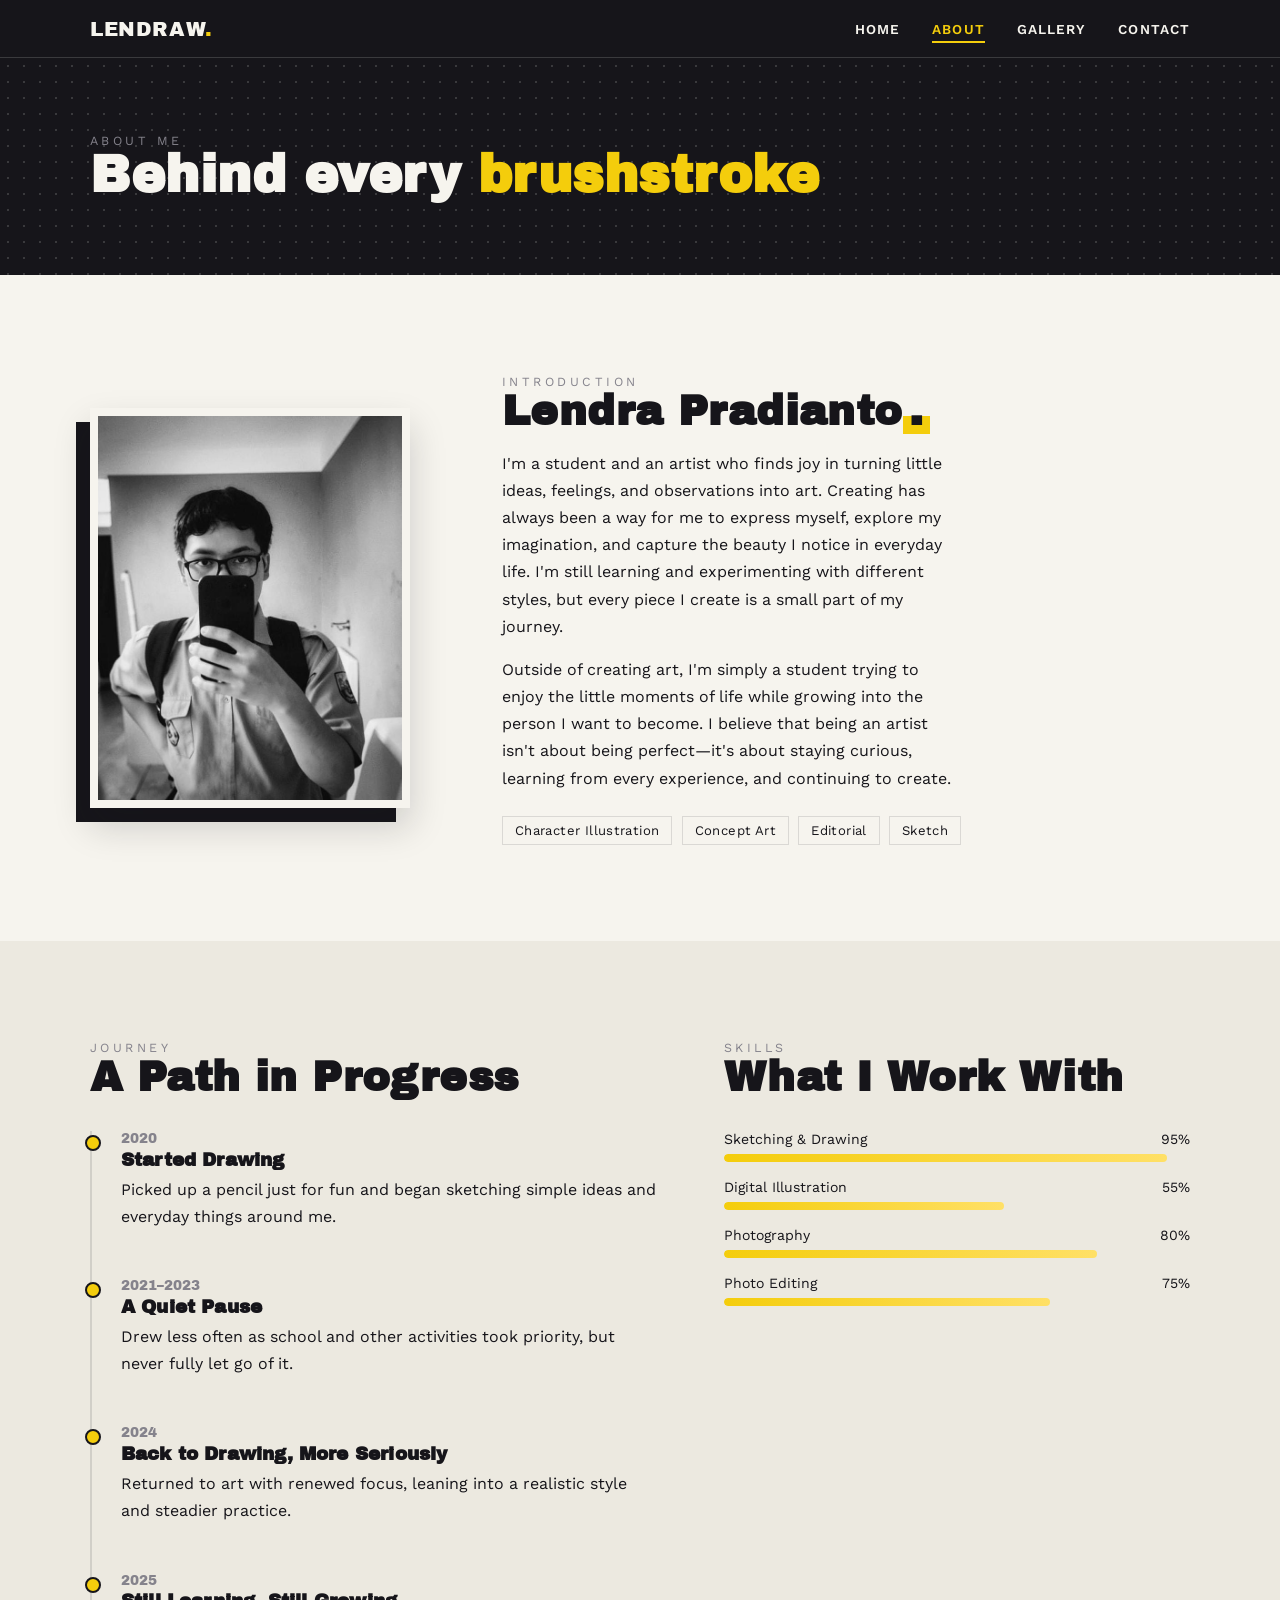
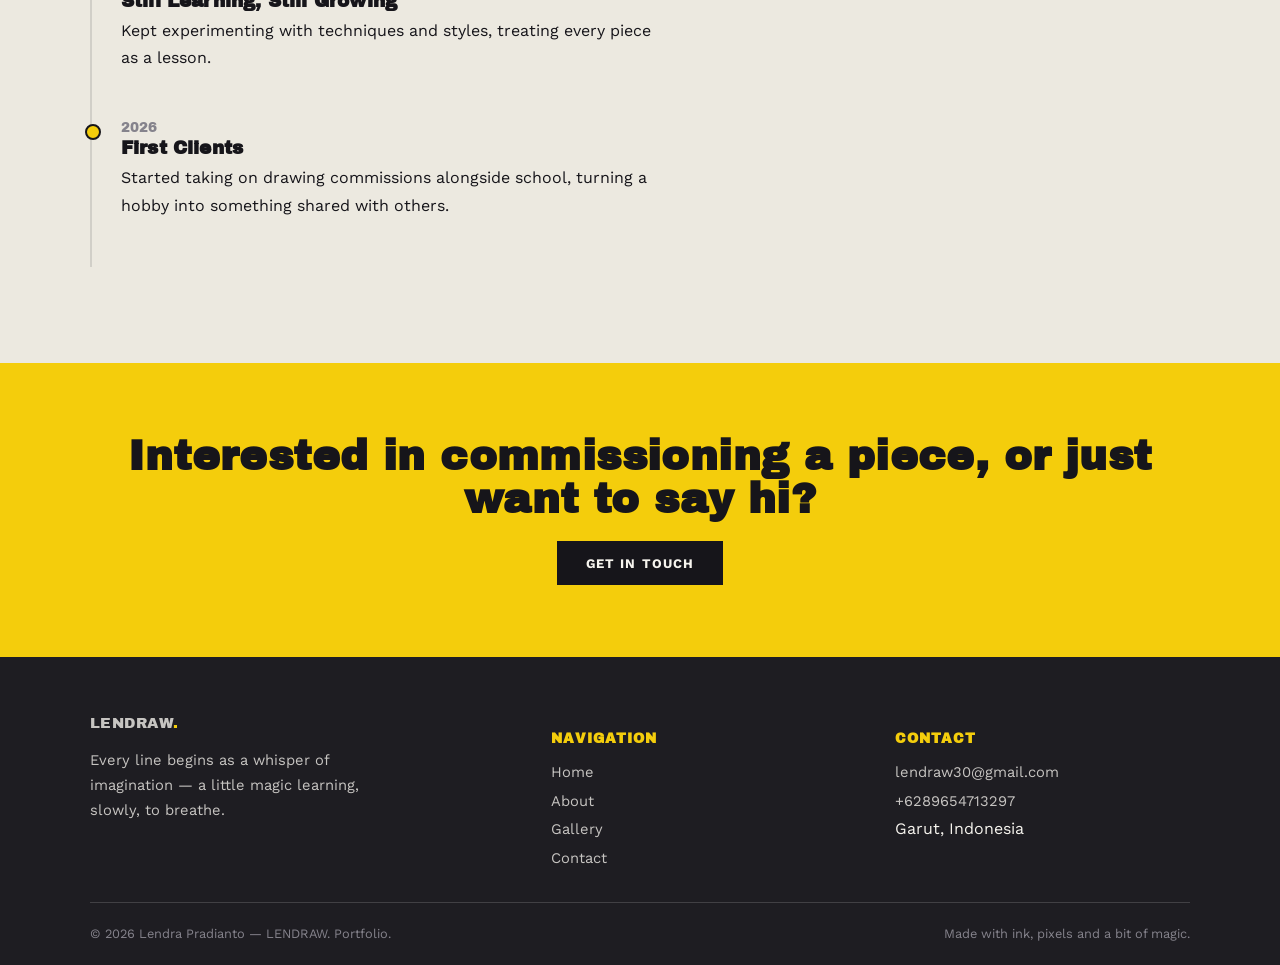
<file: about.html>
<!DOCTYPE html>
<html lang="en">

<head>
  <meta charset="UTF-8">
  <meta name="viewport" content="width=device-width, initial-scale=1.0">
  <title>About Me</title>
  <meta name="description"
    content="Get to know Lendra Pradianto, the artist behind LENDRAW — journey, skills and way of working.">

  <meta property="og:type" content="website">
  <meta property="og:title" content="About — Lendraw">
  <meta property="og:description" content="Get to know Lendra Pradianto, the artist behind LENDRAW — journey, skills and way of working.">
  <meta property="og:image" content="https://lendraw23-ux.github.io/Lendraw-Portfolio/images/Potret.jpeg">
  <meta property="og:url" content="https://lendraw23-ux.github.io/Lendraw-Portfolio/about.html">
  <meta name="twitter:card" content="summary_large_image">
  <meta name="twitter:title" content="About — Lendraw">
  <meta name="twitter:description" content="Get to know Lendra Pradianto, the artist behind LENDRAW — journey, skills and way of working.">
  <meta name="twitter:image" content="https://lendraw23-ux.github.io/Lendraw-Portfolio/images/Potret.jpeg">

  <link rel="preconnect" href="https://fonts.googleapis.com">
  <link href="https://fonts.googleapis.com/css2?family=Archivo+Black&family=Work+Sans:wght@400;500;600;700&display=swap"
    rel="stylesheet">
  <link rel="stylesheet" href="css/style.css">
  <link rel="icon" type="image/png" href="images/icon.png">
</head>

<body>

  <div class="scroll-progress" id="scrollProgress"></div>

  <header class="site-header">
    <nav class="nav">
      <a href="index.html" class="logo" translate="no">LENDRAW<span class="dot">.</span></a>
      <button class="nav-toggle" id="navToggle" aria-label="Open menu" aria-expanded="false">
        <span></span><span></span><span></span>
      </button>
      <ul class="nav-links" id="navLinks">
        <li><a href="index.html#home">Home</a></li>
        <li><a href="about.html" class="active">About</a></li>
        <li><a href="index.html#works">Gallery</a></li>
        <li><a href="contact.html">Contact</a></li>
      </ul>
    </nav>
  </header>

  <section class="page-hero">
    <div class="container">
      <span class="hero-kicker">About Me</span>
      <h1>Behind every <em>brushstroke</em></h1>
    </div>
  </section>

  <section class="section">
    <div class="container">
      <div class="about-grid reveal">
        <div class="about-photos">
          <div class="plate"></div>
          <div class="frame">
            <img src="images/Potret.jpeg" alt="Lendra Pradianto in the studio" loading="lazy">
          </div>
        </div>
        <div class="about-copy">
          <span class="hero-kicker" style="color:var(--muted);">Introduction</span>
          <h2 class="section-title">Lendra Pradianto<span class="accent-underline">.</span></h2>
          <p style="margin-top:1rem;">I'm a student and an artist who finds joy in turning little ideas, feelings, and
            observations into art. Creating has always been a way for me to express myself, explore my imagination, and
            capture the beauty I notice in everyday life. I'm still learning and experimenting with different styles,
            but every piece I create is a small part of my journey.</p>
          <p>Outside of creating art, I'm simply a student trying to enjoy the little moments of life while growing into
            the person I want to become. I believe that being an artist isn't about being perfect—it's about staying
            curious, learning from every experience, and continuing to create.</p>
          <div class="tool-tags">
            <span>Character Illustration</span>
            <span>Concept Art</span>
            <span>Editorial</span>
            <span>Sketch</span>
          </div>
        </div>
      </div>
    </div>
  </section>

  <section class="section section-dim">
    <div class="container">
      <div class="two-col">
        <div class="reveal">
          <span class="hero-kicker" style="color:var(--muted);">Journey</span>
          <h2 class="section-title" style="margin-bottom:2rem;">A Path in Progress</h2>
          <ul class="timeline">
            <li>
              <span class="year">2020</span>
              <h3>Started Drawing</h3>
              <p>Picked up a pencil just for fun and began sketching simple ideas and everyday things around me.</p>
            </li>
            <li>
              <span class="year">2021–2023</span>
              <h3>A Quiet Pause</h3>
              <p>Drew less often as school and other activities took priority, but never fully let go of it.</p>
            </li>
            <li>
              <span class="year">2024</span>
              <h3>Back to Drawing, More Seriously</h3>
              <p>Returned to art with renewed focus, leaning into a realistic style and steadier practice.</p>
            </li>
            <li>
              <span class="year">2025</span>
              <h3>Still Learning, Still Growing</h3>
              <p>Kept experimenting with techniques and styles, treating every piece as a lesson.</p>
            </li>
            <li>
              <span class="year">2026</span>
              <h3>First Clients</h3>
              <p>Started taking on drawing commissions alongside school, turning a hobby into something shared with
                others.</p>
            </li>
          </ul>
        </div>

        <div class="reveal">
          <span class="hero-kicker" style="color:var(--muted);">Skills</span>
          <h2 class="section-title" style="margin-bottom:2rem;">What I Work With</h2>
          <ul class="skill-list">
            <li>
              <div class="row"><span>Sketching &amp; Drawing</span><span>95%</span></div>
              <div class="skill-bar"><i style="--v:95%"></i></div>
            </li>
            <li>
              <div class="row"><span>Digital Illustration</span><span>55%</span></div>
              <div class="skill-bar"><i style="--v:60%"></i></div>
            </li>
            <li>
              <div class="row"><span>Photography</span><span>80%</span></div>
              <div class="skill-bar"><i style="--v:80%"></i></div>
            </li>
            <li>
              <div class="row"><span>Photo Editing</span><span>75%</span></div>
              <div class="skill-bar"><i style="--v:70%"></i></div>
            </li>
          </ul>
        </div>
      </div>
    </div>
  </section>

  <section class="cta-band">
    <div class="container reveal">
      <h2>Interested in commissioning a piece, or just want to say hi?</h2>
      <a href="contact.html" class="btn" style="background:var(--ink); border-color:var(--ink); color:var(--paper);">Get
        In Touch</a>
    </div>
  </section>

  <footer class="site-footer">
    <div class="container">
      <div class="footer-grid">
        <div>
          <a href="index.html" class="logo" translate="no">LENDRAW<span class="dot">.</span></a>
          <p style="margin-top:1rem; max-width:32ch;">Every line begins as a whisper of imagination — a little magic
            learning, slowly, to breathe.</p>
        </div>
        <div>
          <h4>Navigation</h4>
          <ul>
            <li><a href="index.html#home">Home</a></li>
            <li><a href="about.html">About</a></li>
            <li><a href="index.html#works">Gallery</a></li>
            <li><a href="contact.html">Contact</a></li>
          </ul>
        </div>
        <div>
          <h4>Contact</h4>
          <ul>
            <li><a href="mailto:lendraw30@gmail.com">lendraw30@gmail.com</a></li>
            <li><a href="tel:+6289654713297">+6289654713297</a></li>
            <li>Garut, Indonesia</li>
          </ul>
        </div>
      </div>
      <div class="footer-bottom">
        <span>© 2026 Lendra Pradianto — LENDRAW. Portfolio.</span>
        <span>Made with ink, pixels and a bit of magic.</span>
      </div>
    </div>
  </footer>

  <script src="js/script.js"></script>
</body>

</html>
</file>
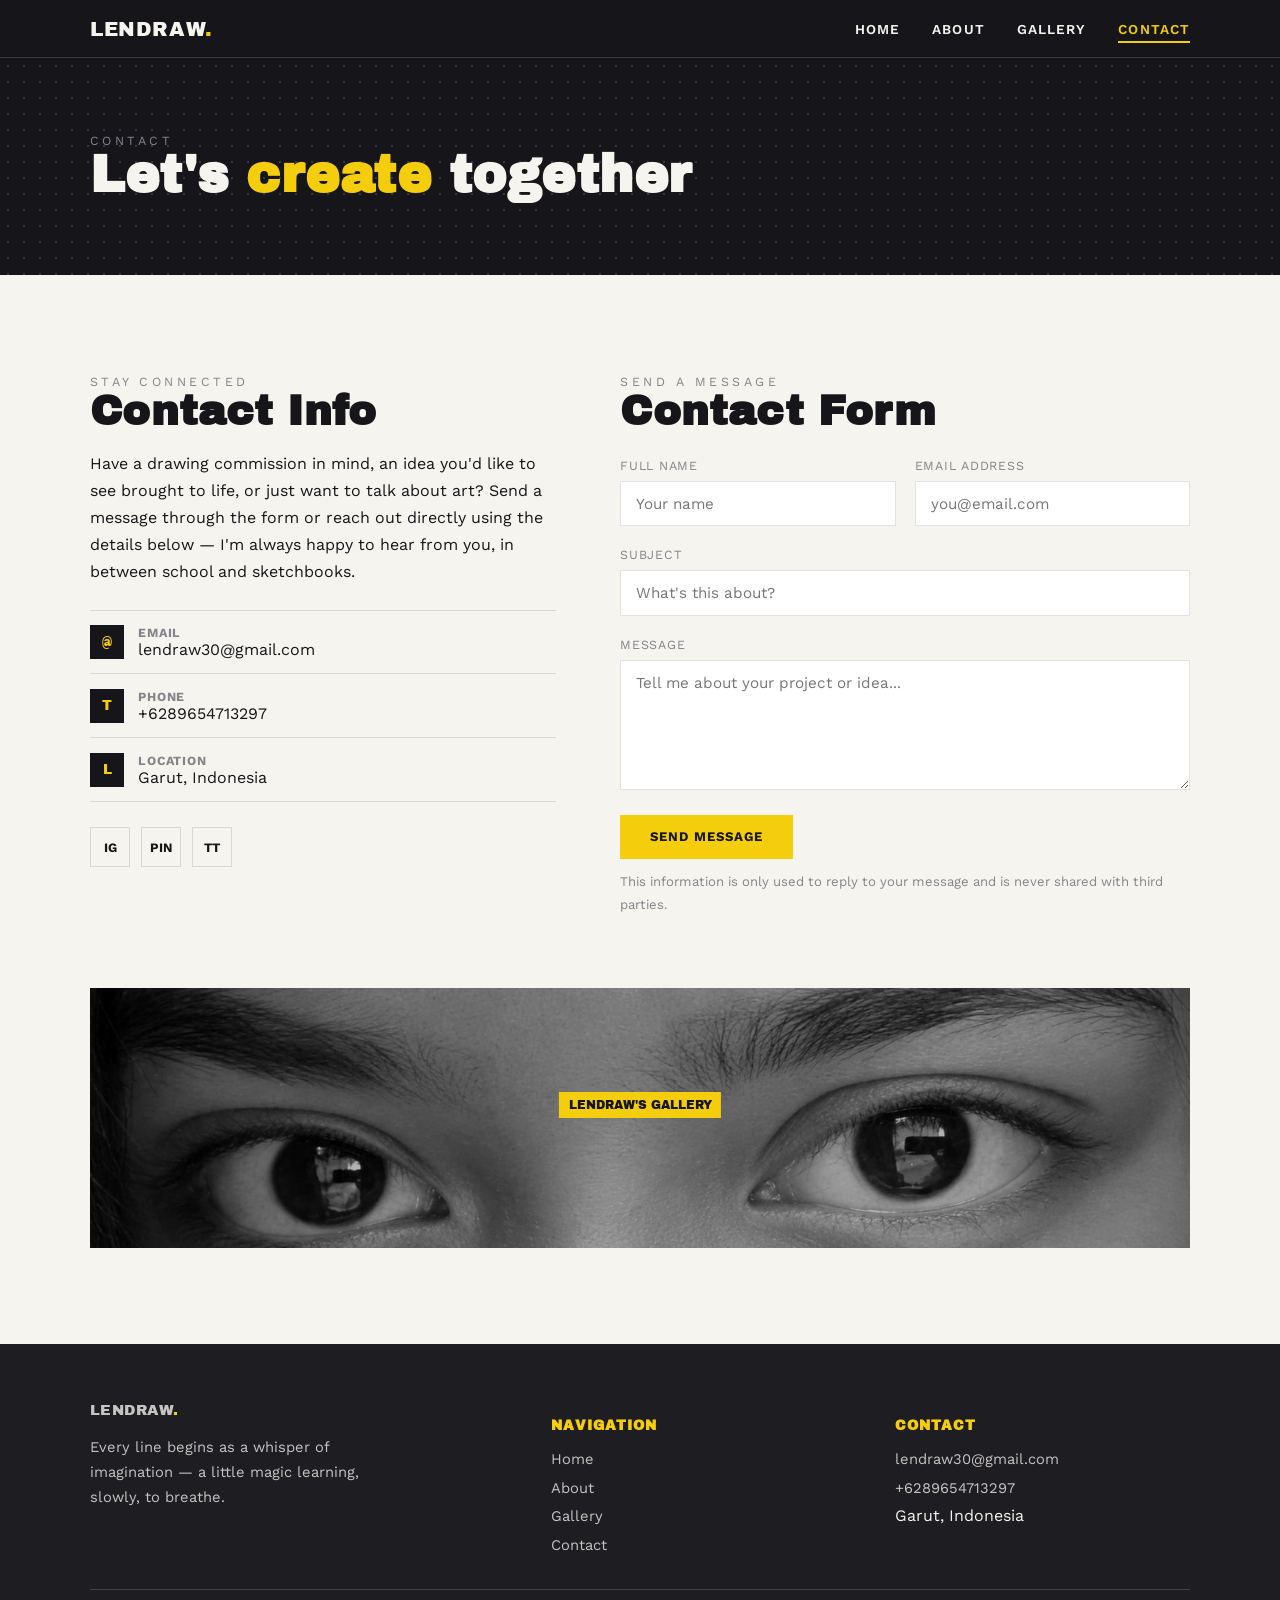
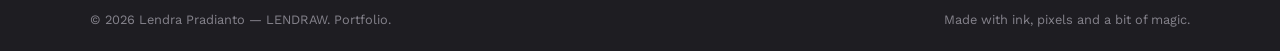
<file: contact.html>
<!DOCTYPE html>
<html lang="en">

<head>
  <meta charset="UTF-8">
  <meta name="viewport" content="width=device-width, initial-scale=1.0">
  <title>Contact Me</title>
  <meta name="description"
    content="Get in touch with Lendra Pradianto for illustration collaborations, commissions, or just to say hello.">

  <meta property="og:type" content="website">
  <meta property="og:title" content="Contact — Lendraw">
  <meta property="og:description" content="Get in touch with Lendra Pradianto for illustration collaborations, commissions, or just to say hello.">
  <meta property="og:image" content="https://lendraw23-ux.github.io/Lendraw-Portfolio/images/Banner.jpeg">
  <meta property="og:url" content="https://lendraw23-ux.github.io/Lendraw-Portfolio/contact.html">
  <meta name="twitter:card" content="summary_large_image">
  <meta name="twitter:title" content="Contact — Lendraw">
  <meta name="twitter:description" content="Get in touch with Lendra Pradianto for illustration collaborations, commissions, or just to say hello.">
  <meta name="twitter:image" content="https://lendraw23-ux.github.io/Lendraw-Portfolio/images/Banner.jpeg">

  <link rel="preconnect" href="https://fonts.googleapis.com">
  <link href="https://fonts.googleapis.com/css2?family=Archivo+Black&family=Work+Sans:wght@400;500;600;700&display=swap"
    rel="stylesheet">
  <link rel="stylesheet" href="css/style.css">
  <link rel="icon" type="image/png" href="images/icon.png">
</head>

<body>

  <div class="scroll-progress" id="scrollProgress"></div>

  <header class="site-header">
    <nav class="nav">
      <a href="index.html" class="logo" translate="no">LENDRAW<span class="dot">.</span></a>
      <button class="nav-toggle" id="navToggle" aria-label="Open menu" aria-expanded="false">
        <span></span><span></span><span></span>
      </button>
      <ul class="nav-links" id="navLinks">
        <li><a href="index.html#home">Home</a></li>
        <li><a href="index.html#about">About</a></li>
        <li><a href="index.html#works">Gallery</a></li>
        <li><a href="contact.html" class="active">Contact</a></li>
      </ul>
    </nav>
  </header>

  <section class="page-hero">
    <div class="container">
      <span class="hero-kicker">Contact</span>
      <h1>Let's <em>create</em> together</h1>
    </div>
  </section>

  <section class="section">
    <div class="container">
      <div class="contact-grid">
        <div class="contact-info reveal">
          <span class="hero-kicker" style="color:var(--muted);">Stay Connected</span>
          <h2 class="section-title">Contact Info</h2>
          <p style="margin-top:1rem;">Have a drawing commission in mind, an idea you'd like to see brought to life, or
            just want to talk about art? Send a message through the form or reach out directly using the details below —
            I'm always happy to hear from you, in between school and sketchbooks.</p>
          <ul>
            <li>
              <span class="ico">@</span>
              <div><strong>Email</strong><a href="mailto:lendraw30@gmail.com">lendraw30@gmail.com</a></div>
            </li>
            <li>
              <span class="ico">T</span>
              <div><strong>Phone</strong><a href="tel:+6289654713297">+6289654713297</a></div>
            </li>
            <li>
              <span class="ico">L</span>
              <div><strong>Location</strong><span>Garut, Indonesia</span></div>
            </li>
          </ul>
          <div class="social-row">
            <a href="https://www.instagram.com/lendraw_23" aria-label="Instagram" target="_blank" rel="noopener">IG</a>
            <a href="https://www.pinterest.com/lendraw_23" aria-label="Pinterest" target="_blank" rel="noopener">PIN</a>
            <a href="https://www.tiktok.com/@lendraw_23" aria-label="TikTok" target="_blank" rel="noopener">TT</a>
          </div>
        </div>

        <div class="reveal">
          <span class="hero-kicker" style="color:var(--muted);">Send a Message</span>
          <h2 class="section-title" style="margin-bottom:1.5rem;">Contact Form</h2>

          <div class="form-success" id="formSuccess">Message sent! Thank you — I'll get back to you soon.</div>

          <form id="contactForm" action="https://api.web3forms.com/submit" method="POST" novalidate>
            <input type="hidden" name="access_key" value="ec1aafcf-b7d9-46ec-8b38-0d3075819ad2">
            <input type="checkbox" name="botcheck" style="display:none" tabindex="-1" autocomplete="off">

            <div class="field-row">
              <div class="field">
                <label for="name">Full Name</label>
                <input type="text" id="name" name="name" placeholder="Your name" required>
              </div>
              <div class="field">
                <label for="email">Email Address</label>
                <input type="email" id="email" name="email" placeholder="you@email.com" required>
              </div>
            </div>
            <div class="field">
              <label for="subject">Subject</label>
              <input type="text" id="subject" name="subject" placeholder="What's this about?">
            </div>
            <div class="field">
              <label for="message">Message</label>
              <textarea id="message" name="message" placeholder="Tell me about your project or idea..."
                required></textarea>
            </div>

            <div class="h-captcha" data-captcha="true"></div>

            <button type="submit" class="btn btn-accent">Send Message</button>
            <p class="form-note">This information is only used to reply to your message and is never shared with third
              parties.</p>
          </form>
        </div>
      </div>

      <div class="map-strip reveal">
        <img src="images/Banner-2.jpeg" alt="Map of the studio location in Bandung" loading="lazy">
        <span class="pin">LENDRAW'S GALLERY</span>
      </div>
    </div>
  </section>

  <footer class="site-footer">
    <div class="container">
      <div class="footer-grid">
        <div>
          <a href="index.html" class="logo" translate="no">LENDRAW<span class="dot">.</span></a>
          <p style="margin-top:1rem; max-width:32ch;">Every line begins as a whisper of imagination — a little magic
            learning, slowly, to breathe.</p>
        </div>
        <div>
          <h4>Navigation</h4>
          <ul>
            <li><a href="index.html#home">Home</a></li>
            <li><a href="index.html#about">About</a></li>
            <li><a href="index.html#works">Gallery</a></li>
            <li><a href="contact.html">Contact</a></li>
          </ul>
        </div>
        <div>
          <h4>Contact</h4>
          <ul>
            <li><a href="mailto:lendraw30@gmail.com">lendraw30@gmail.com</a></li>
            <li><a href="tel:+6289654713297">+6289654713297</a></li>
            <li>Garut, Indonesia</li>
          </ul>
        </div>
      </div>
      <div class="footer-bottom">
        <span>© 2026 Lendra Pradianto — LENDRAW. Portfolio.</span>
        <span>Made with ink, pixels and a bit of magic.</span>
      </div>
    </div>
  </footer>

  <script src="js/script.js"></script>
  <script src="https://web3forms.com/client/script.js" async defer></script>
</body>

</html>
</file>
<file: css/style.css>
/* =========================================================
   LENDRAW. — Portofolio Artis Gambar
   css/style.css
   ========================================================= */
:root {
  --ink: #16151a;
  --panel: #1e1d22;
  --panel-soft: #26252b;
  --paper: #f6f4ee;
  --paper-dim: #ece9e0;
  --white: #ffffff;
  --accent: #f4cd0c;
  --accent-ink: #16151a;
  --muted: #85838c;
  --line: rgba(22, 21, 26, 0.12);
  --line-light: rgba(246, 244, 238, 0.16);

  --display: "Archivo Black", "Arial Black", sans-serif;
  --body: "Work Sans", "Segoe UI", sans-serif;

  --max: 1180px;
  --gap: clamp(1.25rem, 3vw, 2.5rem);
}

* { box-sizing: border-box; }

html { scroll-behavior: smooth; }

body {
  margin: 0;
  font-family: var(--body);
  color: var(--ink);
  background: var(--paper);
  -webkit-font-smoothing: antialiased;
  overflow-x: hidden;
  opacity: 0;
  animation: pageIn .6s ease forwards;
}

@keyframes pageIn {
  from { opacity: 0; }
  to { opacity: 1; }
}

/* =========================================================
   Scroll progress bar
   ========================================================= */
.scroll-progress {
  position: fixed;
  top: 0; left: 0;
  height: 3px;
  width: 0%;
  background: var(--accent);
  z-index: 999;
  transition: width .1s linear;
}

img { max-width: 100%; display: block; }

a { color: inherit; text-decoration: none; }

h1, h2, h3 {
  font-family: var(--display);
  line-height: 1.05;
  margin: 0;
  letter-spacing: 0.01em;
}

p { line-height: 1.7; color: var(--ink); margin: 0 0 1rem; }

.container {
  max-width: var(--max);
  margin: 0 auto;
  padding: 0 clamp(1.25rem, 4vw, 2.5rem);
}

.eyebrow-pill {
  display: inline-block;
  background: var(--accent);
  color: var(--accent-ink);
  font-family: var(--display);
  font-size: 0.95rem;
  padding: 0.65em 1.2em;
  transform: skew(-6deg);
}
.eyebrow-pill span { display: inline-block; transform: skew(6deg); }

/* =========================================================
   Focus visibility / accessibility
   ========================================================= */
a:focus-visible,
button:focus-visible,
input:focus-visible,
textarea:focus-visible {
  outline: 3px solid var(--accent);
  outline-offset: 2px;
}

@media (prefers-reduced-motion: reduce) {
  *, *::before, *::after {
    animation-duration: 0.001ms !important;
    animation-iteration-count: 1 !important;
    transition-duration: 0.001ms !important;
    scroll-behavior: auto !important;
  }
}

/* =========================================================
   Navigation
   ========================================================= */
.site-header {
  position: sticky;
  top: 0;
  z-index: 100;
  background: var(--ink);
  border-bottom: 1px solid var(--line-light);
}

.nav {
  display: flex;
  align-items: center;
  justify-content: space-between;
  padding: 1.1rem clamp(1.25rem, 4vw, 2.5rem);
  max-width: var(--max);
  margin: 0 auto;
}

.logo {
  font-family: var(--display);
  color: var(--paper);
  font-size: 1.25rem;
  letter-spacing: 0.03em;
}
.logo .dot { color: var(--accent); }

.nav-links {
  display: flex;
  gap: clamp(1rem, 2.5vw, 2.2rem);
  list-style: none;
  margin: 0;
  padding: 0;
}

.nav-links a {
  color: var(--paper);
  font-size: 0.85rem;
  letter-spacing: 0.08em;
  text-transform: uppercase;
  font-weight: 600;
  position: relative;
  padding-bottom: 6px;
}

.nav-links a.active,
.nav-links a:hover {
  color: var(--accent);
}

.nav-links a::after {
  content: "";
  position: absolute;
  left: 0; right: 0; bottom: 0;
  height: 2px;
  background: var(--accent);
  transform: scaleX(0);
  transform-origin: left;
  transition: transform .3s ease;
}

.nav-links a.active::after,
.nav-links a:hover::after {
  transform: scaleX(1);
}

.nav-toggle {
  display: none;
  flex-direction: column;
  gap: 5px;
  background: none;
  border: 0;
  cursor: pointer;
  padding: 6px;
}
.nav-toggle span {
  width: 24px;
  height: 2px;
  background: var(--paper);
  transition: transform .25s ease, opacity .25s ease;
}
.nav-toggle.open span:nth-child(1) { transform: translateY(7px) rotate(45deg); }
.nav-toggle.open span:nth-child(2) { opacity: 0; }
.nav-toggle.open span:nth-child(3) { transform: translateY(-7px) rotate(-45deg); }

@media (max-width: 760px) {
  .nav-toggle { display: flex; }
  .nav-links {
    position: absolute;
    top: 100%; left: 0; right: 0;
    background: var(--ink);
    flex-direction: column;
    align-items: flex-start;
    padding: 0 clamp(1.25rem, 4vw, 2.5rem);
    max-height: 0;
    overflow: hidden;
    transition: max-height .3s ease, padding .3s ease;
  }
  .nav-links.open {
    max-height: 320px;
    padding: 0.5rem clamp(1.25rem, 4vw, 2.5rem) 1.5rem;
  }
  .nav-links li { width: 100%; padding: 0.6rem 0; border-bottom: 1px solid var(--line-light); }
}

/* =========================================================
   Hero
   ========================================================= */
.hero {
  display: grid;
  grid-template-columns: minmax(280px, 38%) 1fr;
  background: var(--ink);
  min-height: 640px;
}

.hero-intro {
  position: relative;
  color: var(--paper);
  padding: clamp(2.5rem, 6vw, 4.5rem) clamp(1.5rem, 4vw, 3rem);
  display: flex;
  flex-direction: column;
  justify-content: center;
  gap: 1.3rem;
  background-image: radial-gradient(var(--line-light) 1.4px, transparent 1.4px);
  background-size: 16px 16px;
  background-position: -4px -4px;
  overflow: hidden;
}

.hero-intro::before {
  content: "";
  position: absolute;
  width: 260px;
  height: 260px;
  border-radius: 50%;
  background: radial-gradient(circle, rgba(244,205,12,0.22), transparent 70%);
  top: -80px;
  right: -100px;
  animation: blobFloat 9s ease-in-out infinite;
  pointer-events: none;
}

.hero-intro::after {
  content: "";
  position: absolute;
  inset: 0;
  background: radial-gradient(220px circle at var(--mx, 50%) var(--my, 50%), rgba(244,205,12,0.12), transparent 70%);
  opacity: 0;
  transition: opacity .4s ease;
  pointer-events: none;
}
.hero-intro:hover::after { opacity: 1; }

@keyframes blobFloat {
  0%, 100% { transform: translate(0, 0) scale(1); }
  50% { transform: translate(-18px, 22px) scale(1.12); }
}

.hero-intro > * {
  opacity: 0;
  transform: translateY(16px);
  animation: heroIn .7s ease forwards;
}
.hero-kicker { animation-delay: .1s; }
.hero-name { animation-delay: .22s; }
.hero-intro p { animation-delay: .34s; }
.eyebrow-pill { animation-delay: .46s; }

@keyframes heroIn {
  to { opacity: 1; transform: translateY(0); }
}

.hero-kicker {
  text-transform: uppercase;
  letter-spacing: 0.28em;
  font-size: 0.78rem;
  color: var(--muted);
}

.hero-name {
  font-size: clamp(2.4rem, 5.5vw, 3.4rem);
  color: var(--paper);
}
.hero-name em { font-style: normal; color: var(--accent); position: relative; }

.eyebrow-pill {
  animation: heroIn .7s ease forwards, pillPulse 2.6s ease-in-out 1.2s infinite;
}

@keyframes pillPulse {
  0%, 100% { transform: skew(-6deg) scale(1); }
  50% { transform: skew(-6deg) scale(1.045); }
}

.hero-figure {
  position: relative;
  min-height: 320px;
  background: #2a2a2a;
  overflow: hidden;
}
.hero-figure img {
  width: 100%;
  height: 100%;
  object-fit: cover;
  filter: grayscale(1) contrast(1.05);
  transform: scale(1.08);
  animation: heroImgIn 1s ease forwards;
  transition: filter .5s ease, transform .6s ease;
}
.hero-figure:hover img {
  filter: grayscale(0.15) contrast(1.05);
  transform: scale(1.12);
}

@keyframes heroImgIn {
  from { transform: scale(1.18); opacity: 0; }
  to { transform: scale(1.08); opacity: 1; }
}

@media (max-width: 860px) {
  .hero { grid-template-columns: 1fr; min-height: auto; }
  .hero-figure { height: 340px; order: -1; }
}

/* =========================================================
   Section scaffolding
   ========================================================= */
.section { padding: clamp(3.5rem, 8vw, 6rem) 0; }
.section-dim { background: var(--paper-dim); }

.section-head {
  display: flex;
  align-items: flex-end;
  justify-content: space-between;
  gap: 1.5rem;
  flex-wrap: wrap;
  margin-bottom: clamp(2rem, 5vw, 3rem);
}

.section-title {
  font-size: clamp(1.9rem, 4vw, 2.6rem);
}
.section-title .accent-underline {
  background: linear-gradient(to top, var(--accent) 40%, transparent 40%);
  padding: 0 0.15em;
}
.section-sub {
  color: var(--muted);
  font-size: 0.95rem;
  margin-top: 0.4rem;
}

/* =========================================================
   About / Hello block (used on index + about)
   ========================================================= */
.about-grid {
  display: grid;
  grid-template-columns: minmax(220px, 340px) 1fr;
  gap: clamp(2rem, 6vw, 4.5rem);
  align-items: center;
}

.about-photos {
  position: relative;
  width: 100%;
  max-width: 320px;
}
.about-photos .plate {
  position: absolute;
  inset: 0;
  background: var(--ink);
  transform: translate(-14px, 14px);
  transition: transform .35s ease;
}
.about-photos:hover .plate { transform: translate(-9px, 9px); }
.about-photos .frame {
  position: relative;
  aspect-ratio: 4/5;
  overflow: hidden;
  border: 8px solid var(--paper);
  box-shadow: 0 18px 34px rgba(22,21,26,0.18);
  transition: transform .35s ease;
}
.about-photos:hover .frame { transform: translate(-5px, -5px); }
.about-photos .frame img {
  width: 100%; height: 100%; object-fit: cover;
  filter: grayscale(1);
  transition: filter .4s ease, transform .5s ease;
}
.about-photos:hover .frame img {
  filter: grayscale(0.2);
  transform: scale(1.05);
}

.about-copy p { max-width: 46ch; }

.tool-tags {
  display: flex;
  flex-wrap: wrap;
  gap: 0.6rem;
  margin-top: 1.5rem;
}
.tool-tags span {
  border: 1px solid var(--line);
  padding: 0.45em 0.9em;
  font-size: 0.82rem;
  letter-spacing: 0.03em;
  color: var(--ink);
}

@media (max-width: 760px) {
  .about-grid { grid-template-columns: 1fr; }
  .about-photos { margin: 0 auto 1rem; }
}

/* =========================================================
   Works / Gallery
   ========================================================= */
.filter-row {
  display: flex;
  gap: clamp(1rem, 3vw, 1.8rem);
  flex-wrap: wrap;
  list-style: none;
  margin: 0 0 2.2rem;
  padding: 0;
  border-bottom: 1px solid var(--line);
}

.filter-row button {
  background: none;
  border: 0;
  font-family: var(--body);
  font-weight: 600;
  font-size: 0.85rem;
  letter-spacing: 0.05em;
  text-transform: uppercase;
  color: var(--muted);
  padding: 0 0 0.9rem;
  cursor: pointer;
  border-bottom: 2px solid transparent;
  margin-bottom: -1px;
}
.filter-row button.active,
.filter-row button:hover {
  color: var(--ink);
  border-bottom-color: var(--accent);
}

.work-grid {
  display: grid;
  grid-template-columns: repeat(3, 1fr);
  gap: clamp(0.6rem, 1.6vw, 1rem);
}

.work-item {
  position: relative;
  aspect-ratio: 1/1;
  overflow: hidden;
  background: var(--panel);
  display: block;
  width: 100%;
  padding: 0;
  border: 0;
  margin: 0;
  cursor: pointer;
  font: inherit;
  color: inherit;
  text-align: left;
}
.work-item::after {
  content: "";
  position: absolute;
  inset: 0;
  border: 1px solid rgba(246,244,238,0.18);
  opacity: 0;
  transition: opacity .3s ease;
  pointer-events: none;
}
.work-item:hover::after,
.work-item:focus-visible::after { opacity: 1; }
.work-item img {
  width: 100%; height: 100%; object-fit: cover;
  transition: transform .6s cubic-bezier(.2,.7,.3,1), filter .4s ease;
}
.work-item:hover img { transform: scale(1.1) rotate(0.6deg); filter: brightness(0.85); }
.work-item:focus-visible { outline: 3px solid var(--accent); outline-offset: -3px; }

.work-item .zoom-hint {
  position: absolute;
  top: 0.9rem; right: 0.9rem;
  width: 34px; height: 34px;
  border-radius: 50%;
  background: rgba(22,21,26,0.55);
  backdrop-filter: blur(4px);
  color: var(--paper);
  display: flex; align-items: center; justify-content: center;
  font-size: 1rem;
  opacity: 0;
  transform: translateY(-6px);
  transition: opacity .3s ease, transform .3s ease;
  pointer-events: none;
}
.work-item:hover .zoom-hint,
.work-item:focus-visible .zoom-hint { opacity: 1; transform: translateY(0); }

.work-cap {
  position: absolute;
  inset: 0;
  display: flex;
  flex-direction: column;
  justify-content: flex-end;
  padding: 1.1rem;
  background: linear-gradient(180deg, rgba(22,21,26,0) 45%, rgba(22,21,26,0.86) 100%);
  color: var(--paper);
  opacity: 0;
  transform: translateY(10px);
  transition: opacity .35s ease, transform .35s ease;
}
.work-item:hover .work-cap { opacity: 1; transform: translateY(0); }
.work-cap .cat { font-size: 0.72rem; letter-spacing: 0.12em; text-transform: uppercase; color: var(--accent); margin-bottom: 0.25rem; }
.work-cap .title { font-family: var(--display); font-size: 1rem; }

.work-grid .work-item.reveal:nth-child(1) { transition-delay: .02s; }
.work-grid .work-item.reveal:nth-child(2) { transition-delay: .08s; }
.work-grid .work-item.reveal:nth-child(3) { transition-delay: .14s; }
.work-grid .work-item.reveal:nth-child(4) { transition-delay: .2s; }
.work-grid .work-item.reveal:nth-child(5) { transition-delay: .26s; }
.work-grid .work-item.reveal:nth-child(6) { transition-delay: .32s; }
.work-grid .work-item.reveal:nth-child(7) { transition-delay: .38s; }
.work-grid .work-item.reveal:nth-child(8) { transition-delay: .44s; }

@media (max-width: 760px) {
  .work-grid { grid-template-columns: repeat(2, 1fr); }
}
@media (max-width: 460px) {
  .work-grid { grid-template-columns: 1fr 1fr; gap: 0.5rem; }
}

.btn {
  display: inline-block;
  font-family: var(--body);
  font-weight: 700;
  font-size: 0.82rem;
  letter-spacing: 0.08em;
  text-transform: uppercase;
  padding: 0.95em 2.1em;
  border: 2px solid var(--ink);
  background-color: var(--ink);
  background-image: linear-gradient(var(--accent), var(--accent));
  background-repeat: no-repeat;
  background-position: left center;
  background-size: 0% 100%;
  color: var(--paper);
  cursor: pointer;
  transition: background-size .35s cubic-bezier(.2,.7,.3,1), color .25s ease .05s, border-color .2s ease, transform .2s ease;
}
.btn:hover { color: var(--accent-ink); border-color: var(--accent); background-size: 100% 100%; transform: translateY(-2px); }
.btn:active { transform: translateY(0); }
.btn-outline { background-color: transparent; background-image: linear-gradient(var(--ink), var(--ink)); color: var(--ink); }
.btn-outline:hover { color: var(--paper); border-color: var(--ink); }
.btn-accent { background-color: var(--accent); background-image: linear-gradient(var(--ink), var(--ink)); border-color: var(--accent); color: var(--accent-ink); }
.btn-accent:hover { color: var(--paper); border-color: var(--ink); }

/* =========================================================
   Stats strip
   ========================================================= */
.stats-strip {
  background: var(--ink);
  color: var(--paper);
}
.stats-row {
  display: grid;
  grid-template-columns: repeat(4, 1fr);
  gap: 1.5rem;
  padding: clamp(2.5rem, 6vw, 3.5rem) 0;
}
.stat { transition: transform .3s ease; }
.stat:hover { transform: translateY(-4px); }
.stat b {
  display: block;
  font-family: var(--display);
  font-size: clamp(1.8rem, 4vw, 2.4rem);
  color: var(--accent);
}
.stat span {
  font-size: 0.78rem;
  letter-spacing: 0.06em;
  text-transform: uppercase;
  color: var(--muted);
}
@media (max-width: 700px) {
  .stats-row { grid-template-columns: repeat(2, 1fr); }
}

/* =========================================================
   CTA band
   ========================================================= */
.cta-band {
  background: var(--accent);
  padding: clamp(3rem, 7vw, 4.5rem) 0;
  text-align: center;
}
.cta-band h2 { font-size: clamp(1.8rem, 4.5vw, 2.6rem); color: var(--accent-ink); margin-bottom: 1.2rem; }
.cta-band .btn { border-color: var(--ink); }

/* =========================================================
   Footer
   ========================================================= */
.site-footer {
  background: var(--panel);
  color: var(--paper);
  padding: clamp(2.5rem, 6vw, 3.5rem) 0 1.5rem;
}
.footer-grid {
  display: grid;
  grid-template-columns: 1.4fr 1fr 1fr;
  gap: clamp(2rem, 5vw, 3rem);
  padding-bottom: 2.2rem;
  border-bottom: 1px solid var(--line-light);
}
.footer-grid h4 {
  font-family: var(--display);
  font-size: 0.85rem;
  letter-spacing: 0.08em;
  text-transform: uppercase;
  color: var(--accent);
  margin-bottom: 1rem;
}
.footer-grid p, .footer-grid a { color: rgba(246,244,238,0.78); font-size: 0.92rem; }
.footer-grid ul { list-style: none; margin: 0; padding: 0; display: flex; flex-direction: column; gap: 0.6rem; }
.footer-grid a:hover { color: var(--accent); }
.footer-bottom {
  display: flex;
  justify-content: space-between;
  flex-wrap: wrap;
  gap: 0.6rem;
  padding-top: 1.4rem;
  font-size: 0.8rem;
  color: var(--muted);
}
@media (max-width: 700px) {
  .footer-grid { grid-template-columns: 1fr; }
}

/* =========================================================
   Inner page hero (About / Contact)
   ========================================================= */
.page-hero {
  background: var(--ink);
  color: var(--paper);
  padding: clamp(3rem, 8vw, 4.5rem) 0;
  background-image: radial-gradient(var(--line-light) 1.4px, transparent 1.4px);
  background-size: 16px 16px;
}
.page-hero .hero-kicker { margin-bottom: 0.6rem; }
.page-hero h1 { font-size: clamp(2.2rem, 5.5vw, 3.2rem); }
.page-hero h1 em { font-style: normal; color: var(--accent); }

/* =========================================================
   About page extras
   ========================================================= */
.timeline {
  list-style: none;
  margin: 0;
  padding: 0;
  border-left: 2px solid var(--line);
}
.timeline li {
  position: relative;
  padding: 0 0 2rem 1.8rem;
}
.timeline li::before {
  content: "";
  position: absolute;
  left: -7px; top: 4px;
  width: 12px; height: 12px;
  background: var(--accent);
  border: 2px solid var(--ink);
  border-radius: 50%;
}
.timeline .year {
  font-family: var(--display);
  font-size: 0.85rem;
  color: var(--muted);
  display: block;
  margin-bottom: 0.3rem;
}
.timeline h3 { font-size: 1.15rem; margin-bottom: 0.35rem; }

.skill-list { list-style: none; margin: 0; padding: 0; }
.skill-list li {
  margin-bottom: 1.1rem;
}
.skill-list .row { display: flex; justify-content: space-between; font-size: 0.88rem; margin-bottom: 0.4rem; }
.skill-bar { height: 8px; background: var(--paper-dim); position: relative; overflow: hidden; border-radius: 5px; }
.skill-bar i {
  position: absolute; inset: 0; left: 0;
  width: 0;
  background: linear-gradient(90deg, var(--accent), #ffe066);
  display: block;
  border-radius: 5px;
  transition: width 1.1s cubic-bezier(.2,.7,.2,1);
}
.skill-bar.in i { width: var(--v); }

.two-col {
  display: grid;
  grid-template-columns: 1.1fr 0.9fr;
  gap: clamp(2rem, 6vw, 4rem);
}
@media (max-width: 820px) {
  .two-col { grid-template-columns: 1fr; }
}

/* =========================================================
   Contact page
   ========================================================= */
.contact-grid {
  display: grid;
  grid-template-columns: 0.9fr 1.1fr;
  gap: clamp(2rem, 6vw, 4rem);
}
@media (max-width: 820px) {
  .contact-grid { grid-template-columns: 1fr; }
}

.contact-info ul { list-style: none; margin: 1.5rem 0 0; padding: 0; }
.contact-info li {
  display: flex;
  gap: 0.9rem;
  padding: 0.9rem 0;
  border-top: 1px solid var(--line);
}
.contact-info li:last-child { border-bottom: 1px solid var(--line); }
.contact-info .ico {
  width: 34px; height: 34px;
  flex: none;
  background: var(--ink);
  color: var(--accent);
  display: flex; align-items: center; justify-content: center;
  font-family: var(--display);
  font-size: 0.85rem;
}
.contact-info strong { display: block; font-size: 0.78rem; text-transform: uppercase; letter-spacing: 0.06em; color: var(--muted); }

.social-row { display: flex; gap: 0.7rem; margin-top: 1.6rem; }
.social-row a {
  width: 40px; height: 40px;
  border: 1px solid var(--line);
  display: flex; align-items: center; justify-content: center;
  font-size: 0.8rem;
  font-weight: 700;
}
.social-row a:hover { background: var(--ink); color: var(--accent); border-color: var(--ink); }

.field { margin-bottom: 1.3rem; }
.field label {
  display: block;
  font-size: 0.78rem;
  text-transform: uppercase;
  letter-spacing: 0.06em;
  color: var(--muted);
  margin-bottom: 0.5rem;
}
.field input,
.field textarea {
  width: 100%;
  border: 1px solid var(--line);
  background: var(--white);
  padding: 0.85em 1em;
  font-family: var(--body);
  font-size: 0.95rem;
  color: var(--ink);
}
.field input:focus,
.field textarea:focus { border-color: var(--ink); }
.field textarea { resize: vertical; min-height: 130px; }
.field-row { display: grid; grid-template-columns: 1fr 1fr; gap: 1.2rem; }
@media (max-width: 560px) { .field-row { grid-template-columns: 1fr; } }

.form-note {
  font-size: 0.82rem;
  color: var(--muted);
  margin-top: 0.8rem;
}
.form-success {
  display: none;
  background: var(--accent);
  color: var(--accent-ink);
  padding: 1rem 1.2rem;
  font-weight: 600;
  margin-bottom: 1.3rem;
  opacity: 0;
  transform: translateY(-8px);
  transition: opacity .4s ease, transform .4s ease;
}
.form-success.show { display: block; animation: successIn .4s ease forwards; }

@keyframes successIn {
  from { opacity: 0; transform: translateY(-8px); }
  to { opacity: 1; transform: translateY(0); }
}

.field input, .field textarea {
  transition: border-color .2s ease, box-shadow .2s ease;
}
.field input:focus, .field textarea:focus {
  box-shadow: 0 0 0 3px rgba(244,205,12,0.25);
}

.map-strip {
  height: 260px;
  background: var(--panel);
  margin-top: clamp(2.5rem, 6vw, 3.5rem);
  position: relative;
  overflow: hidden;
}
.map-strip img { width: 100%; height: 100%; object-fit: cover; filter: grayscale(1) brightness(0.7); }
.map-strip .pin {
  position: absolute; top: 50%; left: 50%;
  transform: translate(-50%, -100%);
  background: var(--accent);
  color: var(--accent-ink);
  font-family: var(--display);
  font-size: 0.75rem;
  padding: 0.5em 0.8em;
}

/* =========================================================
   Reveal-on-scroll (single subtle orchestrated moment)
   ========================================================= */
.reveal {
  opacity: 0;
  transform: translateY(18px);
  transition: opacity .6s ease, transform .6s ease;
}
.reveal.in { opacity: 1; transform: translateY(0); }

.stats-row.reveal .stat {
  opacity: 0;
  transform: translateY(18px);
  transition: opacity .6s ease, transform .6s ease;
}
.stats-row.reveal.in .stat { opacity: 1; transform: translateY(0); }

.stats-row.reveal .stat:nth-child(1) { transition-delay: .05s; }
.stats-row.reveal .stat:nth-child(2) { transition-delay: .15s; }
.stats-row.reveal .stat:nth-child(3) { transition-delay: .25s; }
.stats-row.reveal .stat:nth-child(4) { transition-delay: .35s; }

/* =========================================================
   Tools ticker (marquee)
   ========================================================= */
.ticker {
  background: var(--panel);
  overflow: hidden;
  padding: 0.9rem 0;
  border-top: 1px solid var(--line-light);
  border-bottom: 1px solid var(--line-light);
}
.ticker-track {
  display: flex;
  width: max-content;
  gap: 2.5rem;
  animation: tickerScroll 26s linear infinite;
}
.ticker:hover .ticker-track { animation-play-state: paused; }
.ticker-track span {
  font-family: var(--display);
  font-size: 0.95rem;
  letter-spacing: 0.08em;
  text-transform: uppercase;
  color: var(--paper);
  white-space: nowrap;
  display: inline-flex;
  align-items: center;
  gap: 0.7rem;
}
.ticker-track span::after {
  content: "\2726";
  color: var(--accent);
  font-size: 0.8rem;
}

@keyframes tickerScroll {
  from { transform: translateX(0); }
  to { transform: translateX(-50%); }
}

@media (prefers-reduced-motion: reduce) {
  body { animation: none; opacity: 1; }
  .hero-intro > *, .hero-figure img, .ticker-track, .eyebrow-pill, .hero-intro::before {
    animation: none !important;
    opacity: 1 !important;
    transform: none !important;
  }
}

/* =========================================================
   Lightbox / image slider
   ========================================================= */
.lightbox {
  position: fixed;
  inset: 0;
  z-index: 1000;
  display: flex;
  align-items: center;
  justify-content: center;
  background: rgba(13,12,15,0.94);
  backdrop-filter: blur(6px);
  opacity: 0;
  visibility: hidden;
  transition: opacity .35s ease, visibility .35s ease;
  padding: clamp(1rem, 4vw, 2.5rem);
}
.lightbox.open { opacity: 1; visibility: visible; }

.lightbox-stage {
  position: relative;
  max-width: min(920px, 92vw);
  max-height: 84vh;
  display: flex;
  flex-direction: column;
  align-items: center;
  gap: 0;
}

.lightbox-stage img {
  max-width: 100%;
  max-height: 70vh;
  width: auto;
  object-fit: contain;
  box-shadow: 0 30px 70px rgba(0,0,0,0.55);
  background: var(--panel);
  opacity: 0;
  transform: scale(0.96);
  transition: opacity .35s ease, transform .35s ease;
}
.lightbox.open .lightbox-stage img { opacity: 1; transform: scale(1); }

.lightbox-info {
  display: flex;
  align-items: center;
  gap: 0.9rem;
  margin-top: 1.1rem;
  color: var(--paper);
  flex-wrap: wrap;
  justify-content: center;
  text-align: center;
}
.lightbox-info .cat {
  text-transform: uppercase;
  letter-spacing: 0.12em;
  font-size: 0.72rem;
  color: var(--accent);
  border: 1px solid rgba(244,205,12,0.4);
  padding: 0.35em 0.8em;
}
.lightbox-info .title {
  font-family: var(--display);
  font-size: 1.05rem;
}
.lightbox-info .count {
  font-size: 0.78rem;
  color: var(--muted);
}

.lightbox-close,
.lightbox-nav {
  position: absolute;
  background: rgba(246,244,238,0.08);
  border: 1px solid var(--line-light);
  color: var(--paper);
  cursor: pointer;
  display: flex;
  align-items: center;
  justify-content: center;
  transition: background .2s ease, transform .2s ease, border-color .2s ease;
}
.lightbox-close:hover,
.lightbox-nav:hover {
  background: var(--accent);
  color: var(--accent-ink);
  border-color: var(--accent);
}

.lightbox-close {
  top: clamp(1rem, 3vw, 1.8rem);
  right: clamp(1rem, 3vw, 1.8rem);
  width: 42px; height: 42px;
  font-size: 1.6rem;
  line-height: 1;
  z-index: 2;
}

.lightbox-nav {
  top: 50%;
  transform: translateY(-50%);
  width: 48px; height: 48px;
  border-radius: 50%;
  font-size: 1.6rem;
  z-index: 2;
}
.lightbox-nav:hover { transform: translateY(-50%) scale(1.06); }
.lightbox-prev { left: clamp(0.5rem, 3vw, 2rem); }
.lightbox-next { right: clamp(0.5rem, 3vw, 2rem); }

@media (max-width: 640px) {
  .lightbox-nav { width: 40px; height: 40px; font-size: 1.3rem; }
  .lightbox-prev { left: 0.4rem; }
  .lightbox-next { right: 0.4rem; }
  .lightbox-stage img { max-height: 60vh; }
}

body.lightbox-active { overflow: hidden; }
</file>
